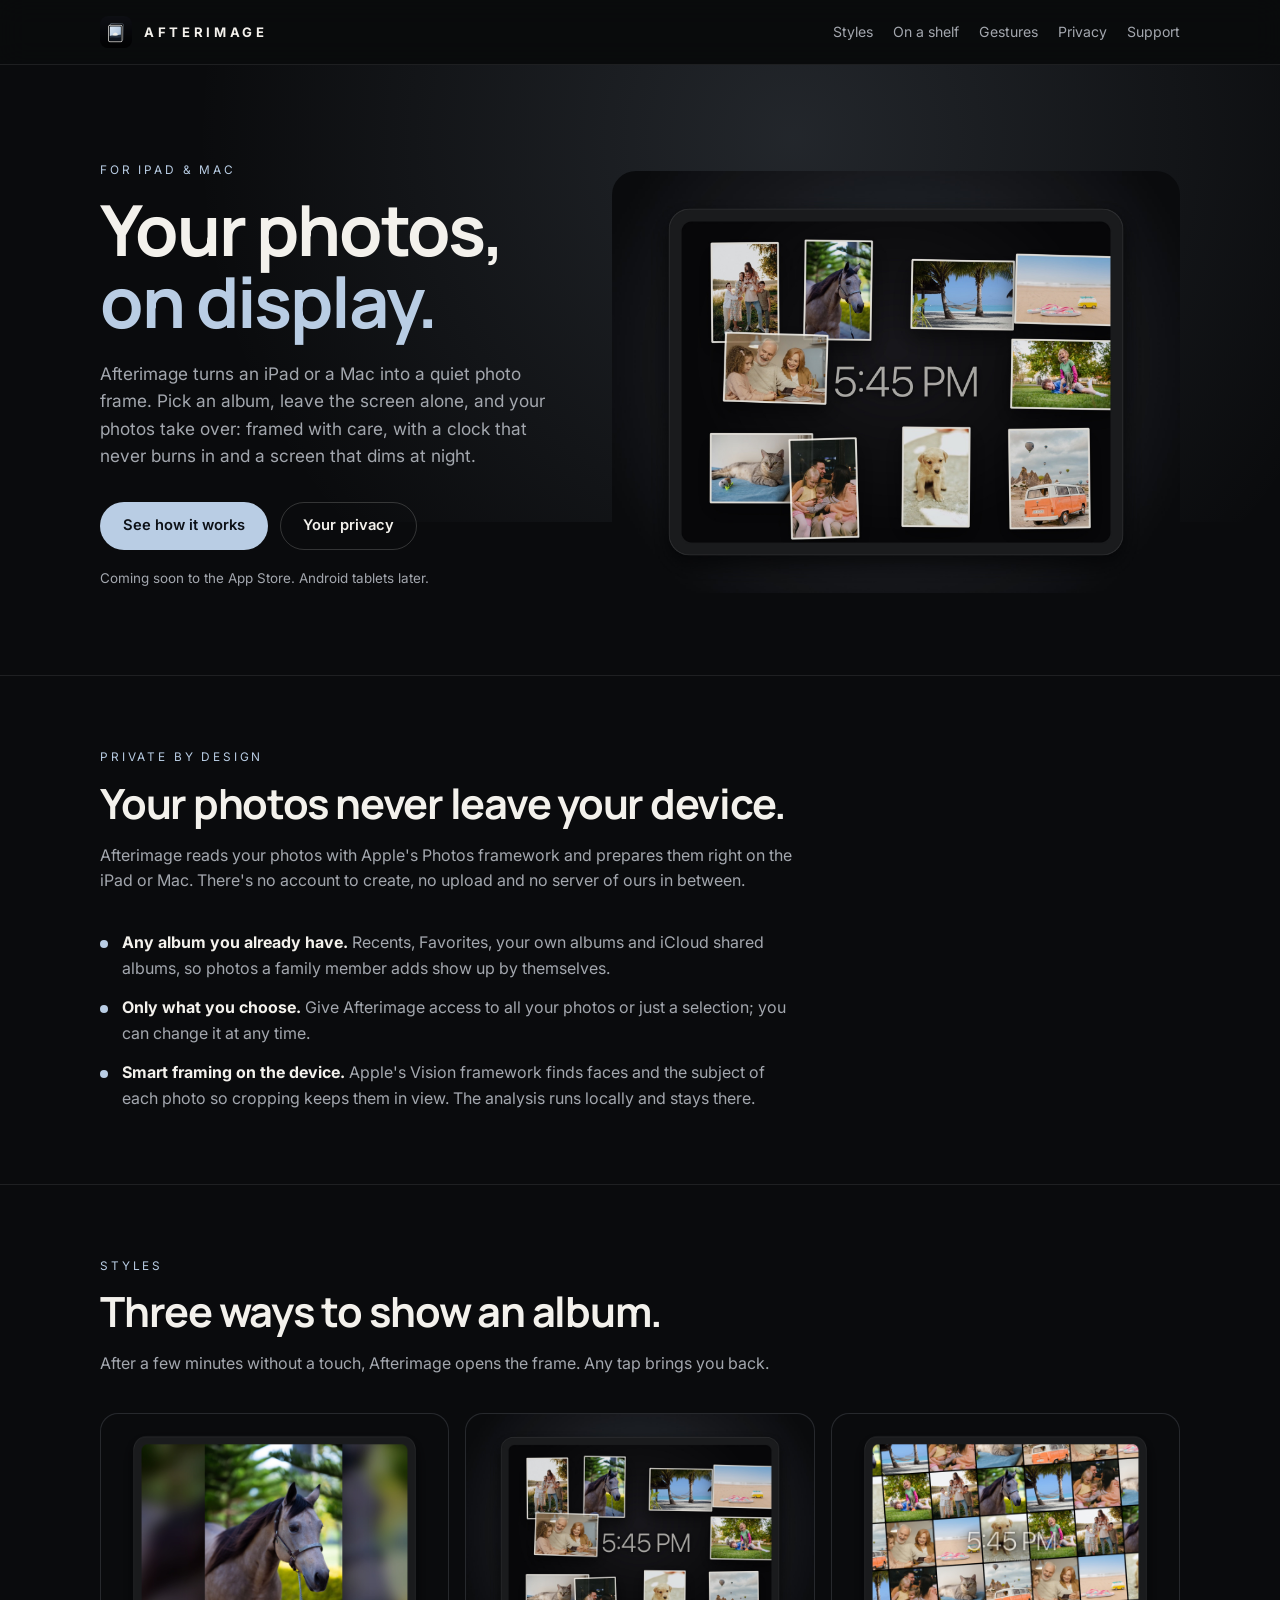
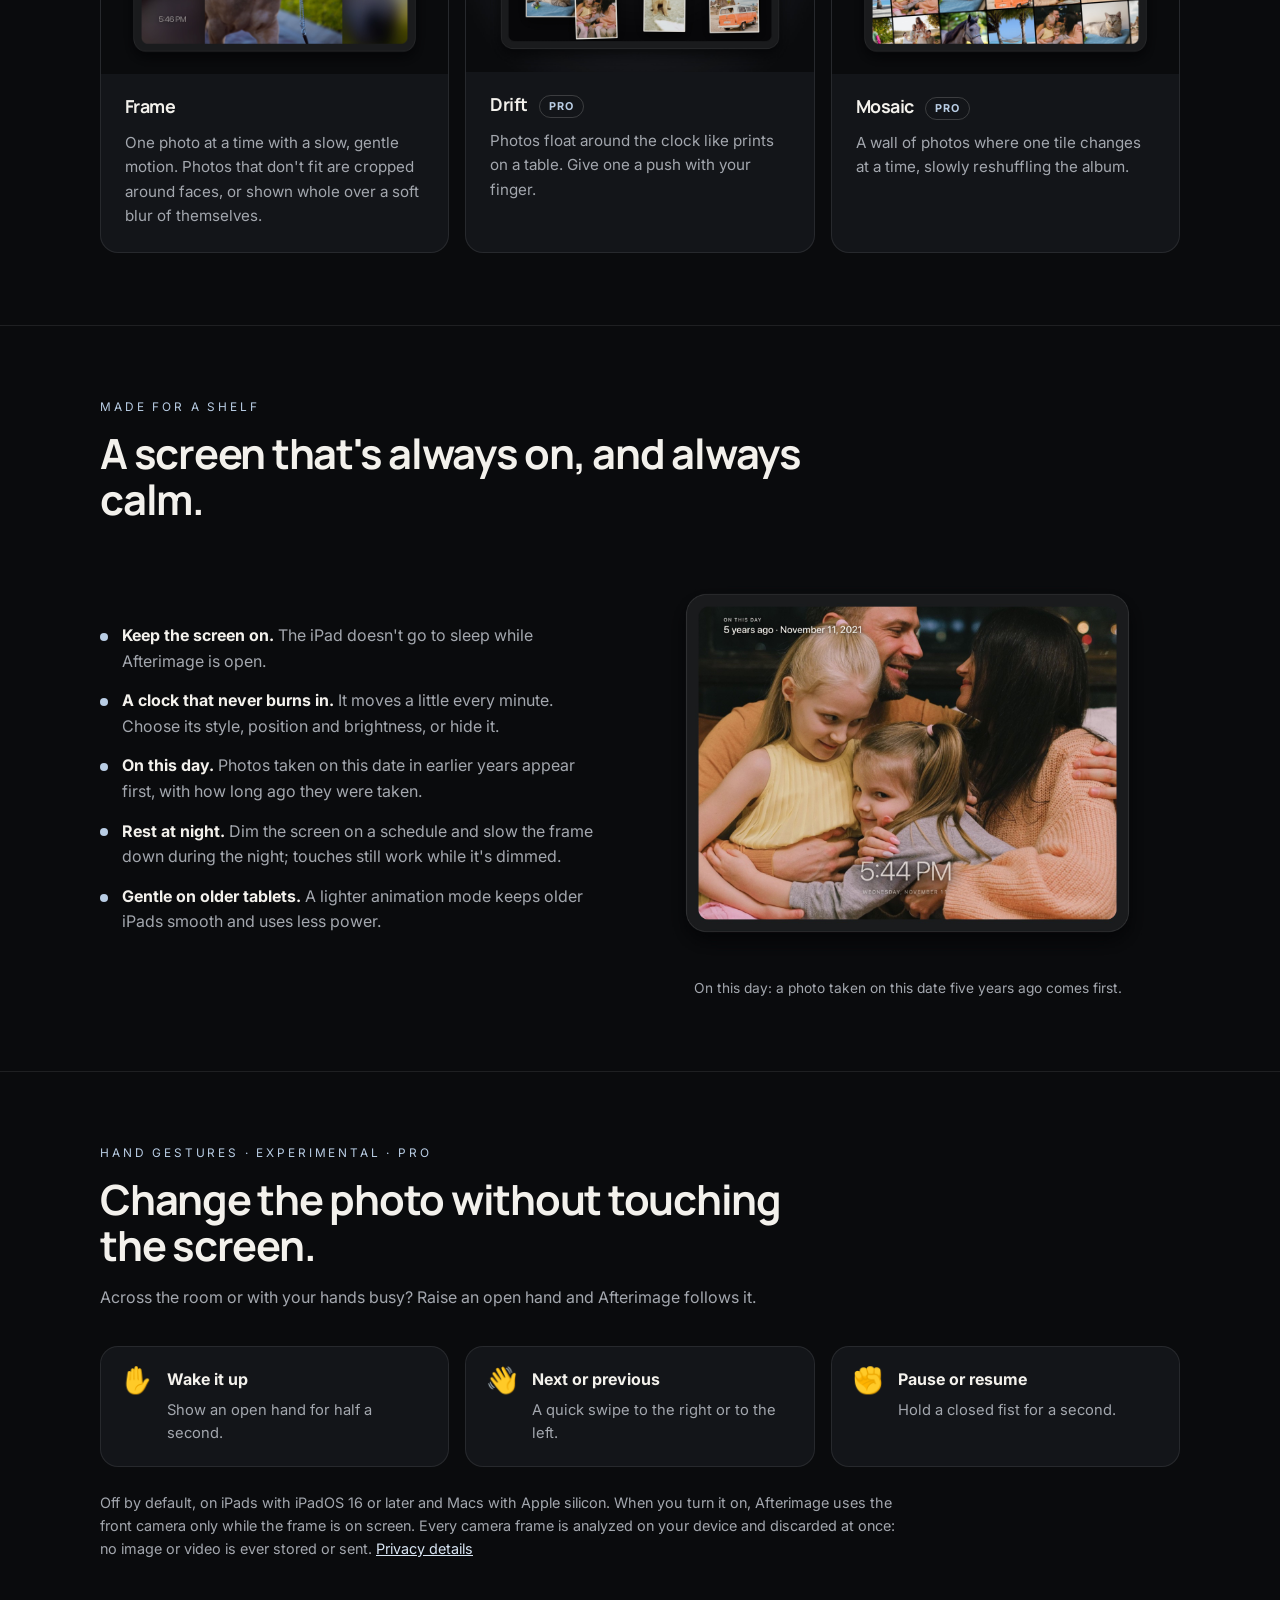
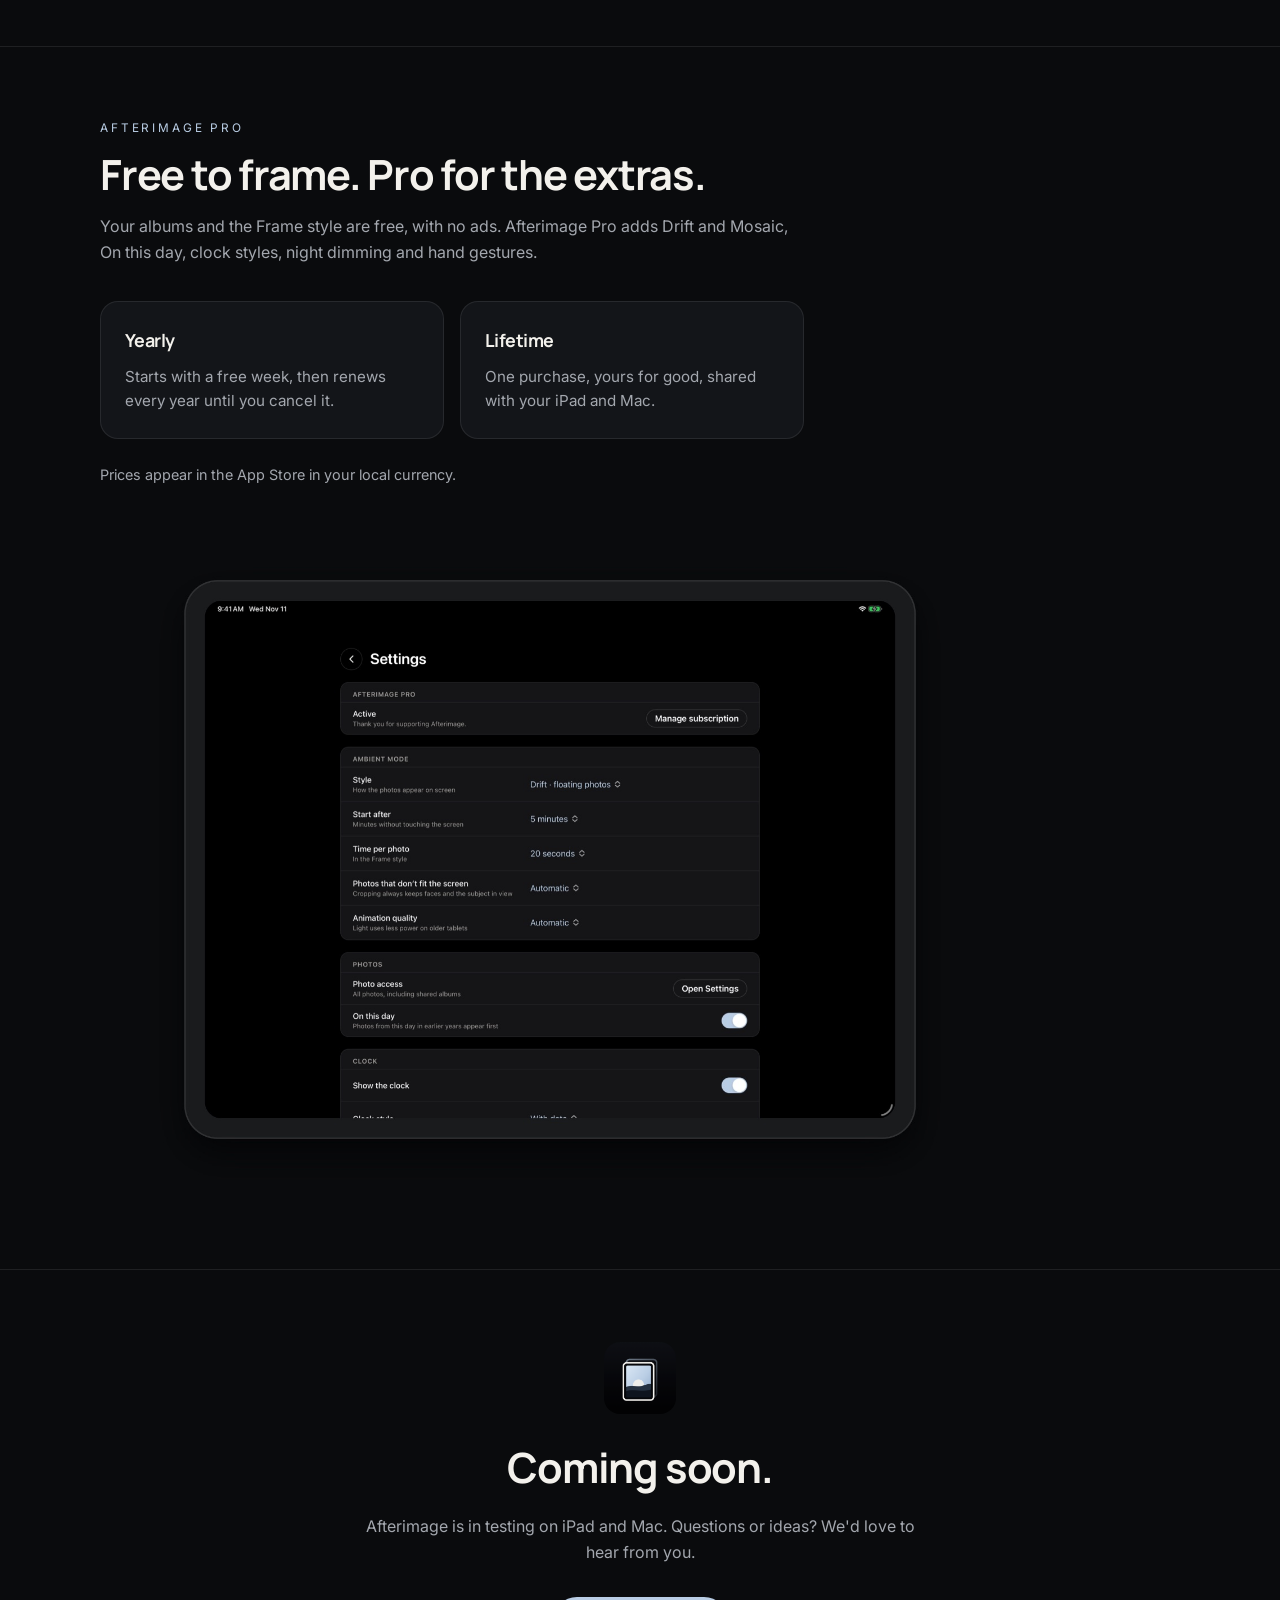
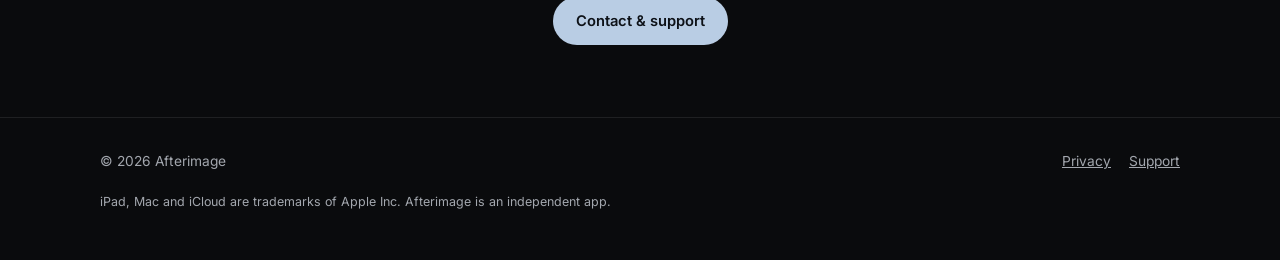
<file: index.html>
<!doctype html>
<html lang="en">
  <head>
    <meta charset="utf-8" />
    <meta name="viewport" content="width=device-width, initial-scale=1" />
    <title>Afterimage — Your photos, on display</title>
    <meta name="description" content="Afterimage turns an iPad or Mac into an ambient photo frame for your albums. Photos are read and framed on your device, never uploaded." />
    <meta property="og:title" content="Afterimage — Your photos, on display" />
    <meta property="og:description" content="An ambient photo frame for iPad and Mac. Your photos stay on your device." />
    <meta property="og:image" content="https://strangelovedr03.github.io/afterimage/assets/og-image.jpg" />
    <link rel="icon" href="assets/favicon.png" />
    <link rel="apple-touch-icon" href="assets/app-icon.png" />
    <link rel="preconnect" href="https://fonts.googleapis.com" />
    <link rel="preconnect" href="https://fonts.gstatic.com" crossorigin />
    <link href="https://fonts.googleapis.com/css2?family=Inter:wght@400;500;600&family=Manrope:wght@600;700;800&display=swap" rel="stylesheet" />
    <link rel="stylesheet" href="assets/styles.css?v=2" />
  </head>
  <body>
    <header class="site-header">
      <div class="wrap">
        <a class="brand" href="./"><img src="assets/app-icon.png" alt="" /><span>AFTERIMAGE</span></a>
        <nav class="site-nav" aria-label="Main">
          <a href="./#styles">Styles</a>
          <a href="./#frame">On a shelf</a>
          <a href="./#gestures">Gestures</a>
          <a href="privacy.html">Privacy</a>
          <a href="support.html">Support</a>
        </nav>
      </div>
    </header>

    <main>
      <section class="hero">
        <div class="wrap">
          <div>
            <p class="eyebrow">For iPad &amp; Mac</p>
            <h1>Your photos,<br /><em>on display.</em></h1>
            <p class="lead">
              Afterimage turns an iPad or a Mac into a quiet photo frame. Pick an album, leave the screen alone, and your
              photos take over: framed with care, with a clock that never burns in and a screen that dims at night.
            </p>
            <div class="cta-row">
              <a class="button primary" href="#styles">See how it works</a>
              <a class="button" href="privacy.html">Your privacy</a>
            </div>
            <p class="availability">Coming soon to the App Store. Android tablets later.</p>
          </div>
          <img class="hero-shot" src="assets/shots/hero-drift.jpg" alt="Afterimage on an iPad in the Drift style: family photos, pets and travels floating around a large clock" width="1800" height="1340" />
        </div>
      </section>

      <section id="private">
        <div class="wrap">
          <div class="section-head">
            <p class="eyebrow">Private by design</p>
            <h2>Your photos never leave your device.</h2>
            <p>
              Afterimage reads your photos with Apple's Photos framework and prepares them right on the iPad or Mac. There's no
              account to create, no upload and no server of ours in between.
            </p>
          </div>
          <ul class="points">
            <li><strong>Any album you already have.</strong> Recents, Favorites, your own albums and iCloud shared albums, so photos a family member adds show up by themselves.</li>
            <li><strong>Only what you choose.</strong> Give Afterimage access to all your photos or just a selection; you can change it at any time.</li>
            <li><strong>Smart framing on the device.</strong> Apple's Vision framework finds faces and the subject of each photo so cropping keeps them in view. The analysis runs locally and stays there.</li>
          </ul>
        </div>
      </section>

      <section id="styles">
        <div class="wrap">
          <div class="section-head">
            <p class="eyebrow">Styles</p>
            <h2>Three ways to show an album.</h2>
            <p>After a few minutes without a touch, Afterimage opens the frame. Any tap brings you back.</p>
          </div>
          <div class="cards">
            <article class="card">
              <img class="card-shot" src="assets/shots/frame-whole.jpg" alt="The Frame style showing a portrait photo of a horse whole, over a soft blur of itself" width="1600" height="1200" loading="lazy" />
              <h3>Frame</h3>
              <p>One photo at a time with a slow, gentle motion. Photos that don't fit are cropped around faces, or shown whole over a soft blur of themselves.</p>
            </article>
            <article class="card">
              <img class="card-shot" src="assets/shots/hero-drift.jpg" alt="The Drift style: photos floating around the clock" width="1800" height="1340" loading="lazy" />
              <h3>Drift <span class="tag">PRO</span></h3>
              <p>Photos float around the clock like prints on a table. Give one a push with your finger.</p>
            </article>
            <article class="card">
              <img class="card-shot" src="assets/shots/mosaic.jpg" alt="The Mosaic style: a tilted wall of photos with the clock in the middle" width="1600" height="1200" loading="lazy" />
              <h3>Mosaic <span class="tag">PRO</span></h3>
              <p>A wall of photos where one tile changes at a time, slowly reshuffling the album.</p>
            </article>
          </div>
        </div>
      </section>

      <section id="frame">
        <div class="wrap">
          <div class="section-head">
            <p class="eyebrow">Made for a shelf</p>
            <h2>A screen that's always on, and always calm.</h2>
          </div>
          <div class="split">
          <ul class="points">
            <li><strong>Keep the screen on.</strong> The iPad doesn't go to sleep while Afterimage is open.</li>
            <li><strong>A clock that never burns in.</strong> It moves a little every minute. Choose its style, position and brightness, or hide it.</li>
            <li><strong>On this day.</strong> Photos taken on this date in earlier years appear first, with how long ago they were taken.</li>
            <li><strong>Rest at night.</strong> Dim the screen on a schedule and slow the frame down during the night; touches still work while it's dimmed.</li>
            <li><strong>Gentle on older tablets.</strong> A lighter animation mode keeps older iPads smooth and uses less power.</li>
          </ul>
          <figure class="shot">
            <img src="assets/shots/frame-on-this-day.jpg" alt="On this day in the Frame style: a family photo from five years ago today, with the date and a clock" width="1600" height="1200" loading="lazy" />
            <figcaption>On this day: a photo taken on this date five years ago comes first.</figcaption>
          </figure>
          </div>
        </div>
      </section>

      <section id="gestures">
        <div class="wrap">
          <div class="section-head">
            <p class="eyebrow">Hand gestures · Experimental · Pro</p>
            <h2>Change the photo without touching the screen.</h2>
            <p>Across the room or with your hands busy? Raise an open hand and Afterimage follows it.</p>
          </div>
          <ol class="gestures">
            <li><span class="hand" aria-hidden="true">✋</span><div><strong>Wake it up</strong><p>Show an open hand for half a second.</p></div></li>
            <li><span class="hand" aria-hidden="true">👋</span><div><strong>Next or previous</strong><p>A quick swipe to the right or to the left.</p></div></li>
            <li><span class="hand" aria-hidden="true">✊</span><div><strong>Pause or resume</strong><p>Hold a closed fist for a second.</p></div></li>
          </ol>
          <p class="note">
            Off by default, on iPads with iPadOS 16 or later and Macs with Apple silicon. When you turn it on, Afterimage uses
            the front camera only while the frame is on screen. Every camera frame is analyzed on your device and discarded at
            once: no image or video is ever stored or sent. <a href="privacy.html#gestures">Privacy details</a>
          </p>
        </div>
      </section>

      <section id="pro">
        <div class="wrap">
          <div class="section-head">
            <p class="eyebrow">Afterimage Pro</p>
            <h2>Free to frame. Pro for the extras.</h2>
            <p>
              Your albums and the Frame style are free, with no ads. Afterimage Pro adds Drift and Mosaic, On this day, clock
              styles, night dimming and hand gestures.
            </p>
          </div>
          <div class="plans">
            <article class="card"><h3>Yearly</h3><p>Starts with a free week, then renews every year until you cancel it.</p></article>
            <article class="card"><h3>Lifetime</h3><p>One purchase, yours for good, shared with your iPad and Mac.</p></article>
          </div>
          <p class="note">Prices appear in the App Store in your local currency.</p>
          <figure class="shot wide">
            <img src="assets/shots/settings.jpg" alt="Afterimage settings: style, start time, time per photo, framing, On this day and the clock" width="1600" height="1200" loading="lazy" />
          </figure>
        </div>
      </section>

      <section class="cta-final">
        <div class="wrap">
          <img src="assets/app-icon.png" alt="" />
          <h2>Coming soon.</h2>
          <p>Afterimage is in testing on iPad and Mac. Questions or ideas? We'd love to hear from you.</p>
          <div class="cta-row" style="justify-content: center">
            <a class="button primary" href="support.html">Contact &amp; support</a>
          </div>
        </div>
      </section>
    </main>

    <footer class="site-footer">
      <div class="wrap">
        <span>© 2026 Afterimage</span>
        <nav aria-label="Footer">
          <a href="privacy.html">Privacy</a>
          <a href="support.html">Support</a>
        </nav>
        <p class="legal-note">iPad, Mac and iCloud are trademarks of Apple Inc. Afterimage is an independent app.</p>
      </div>
    </footer>
  </body>
</html>
</file>
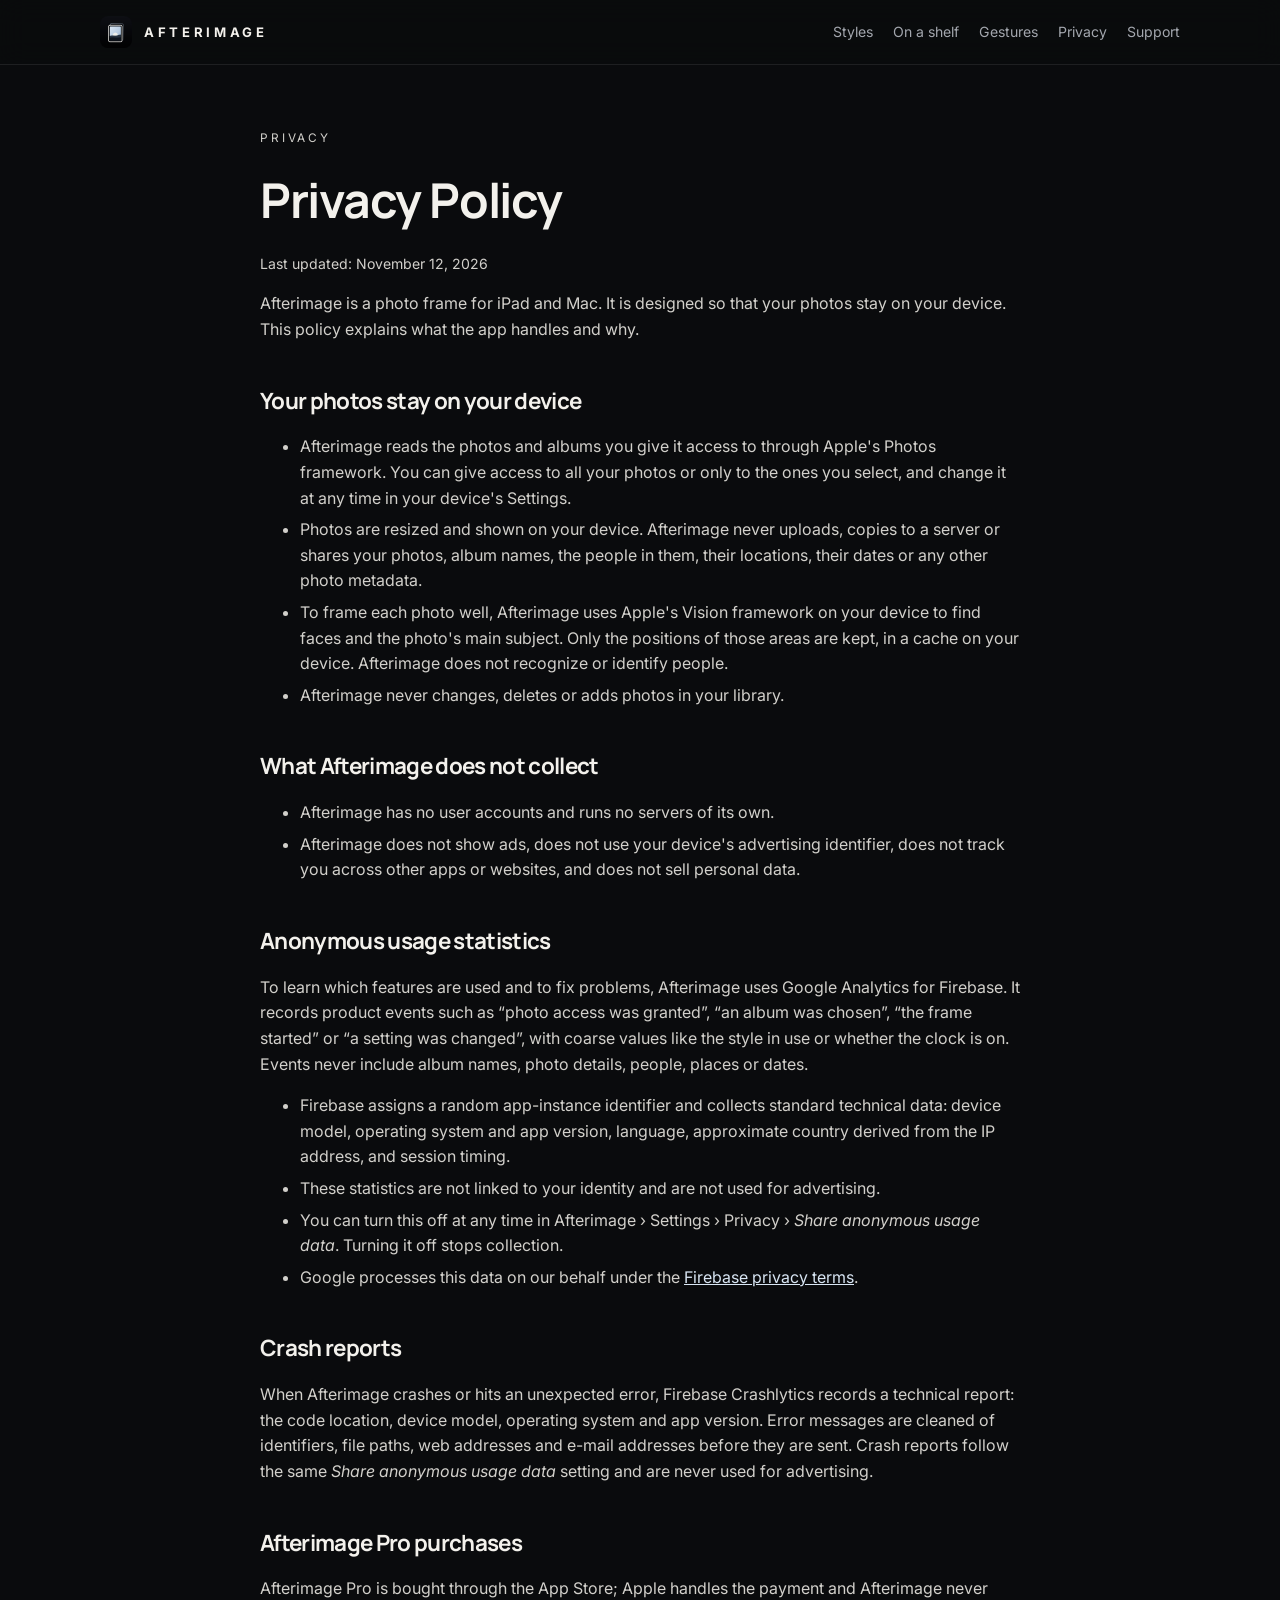
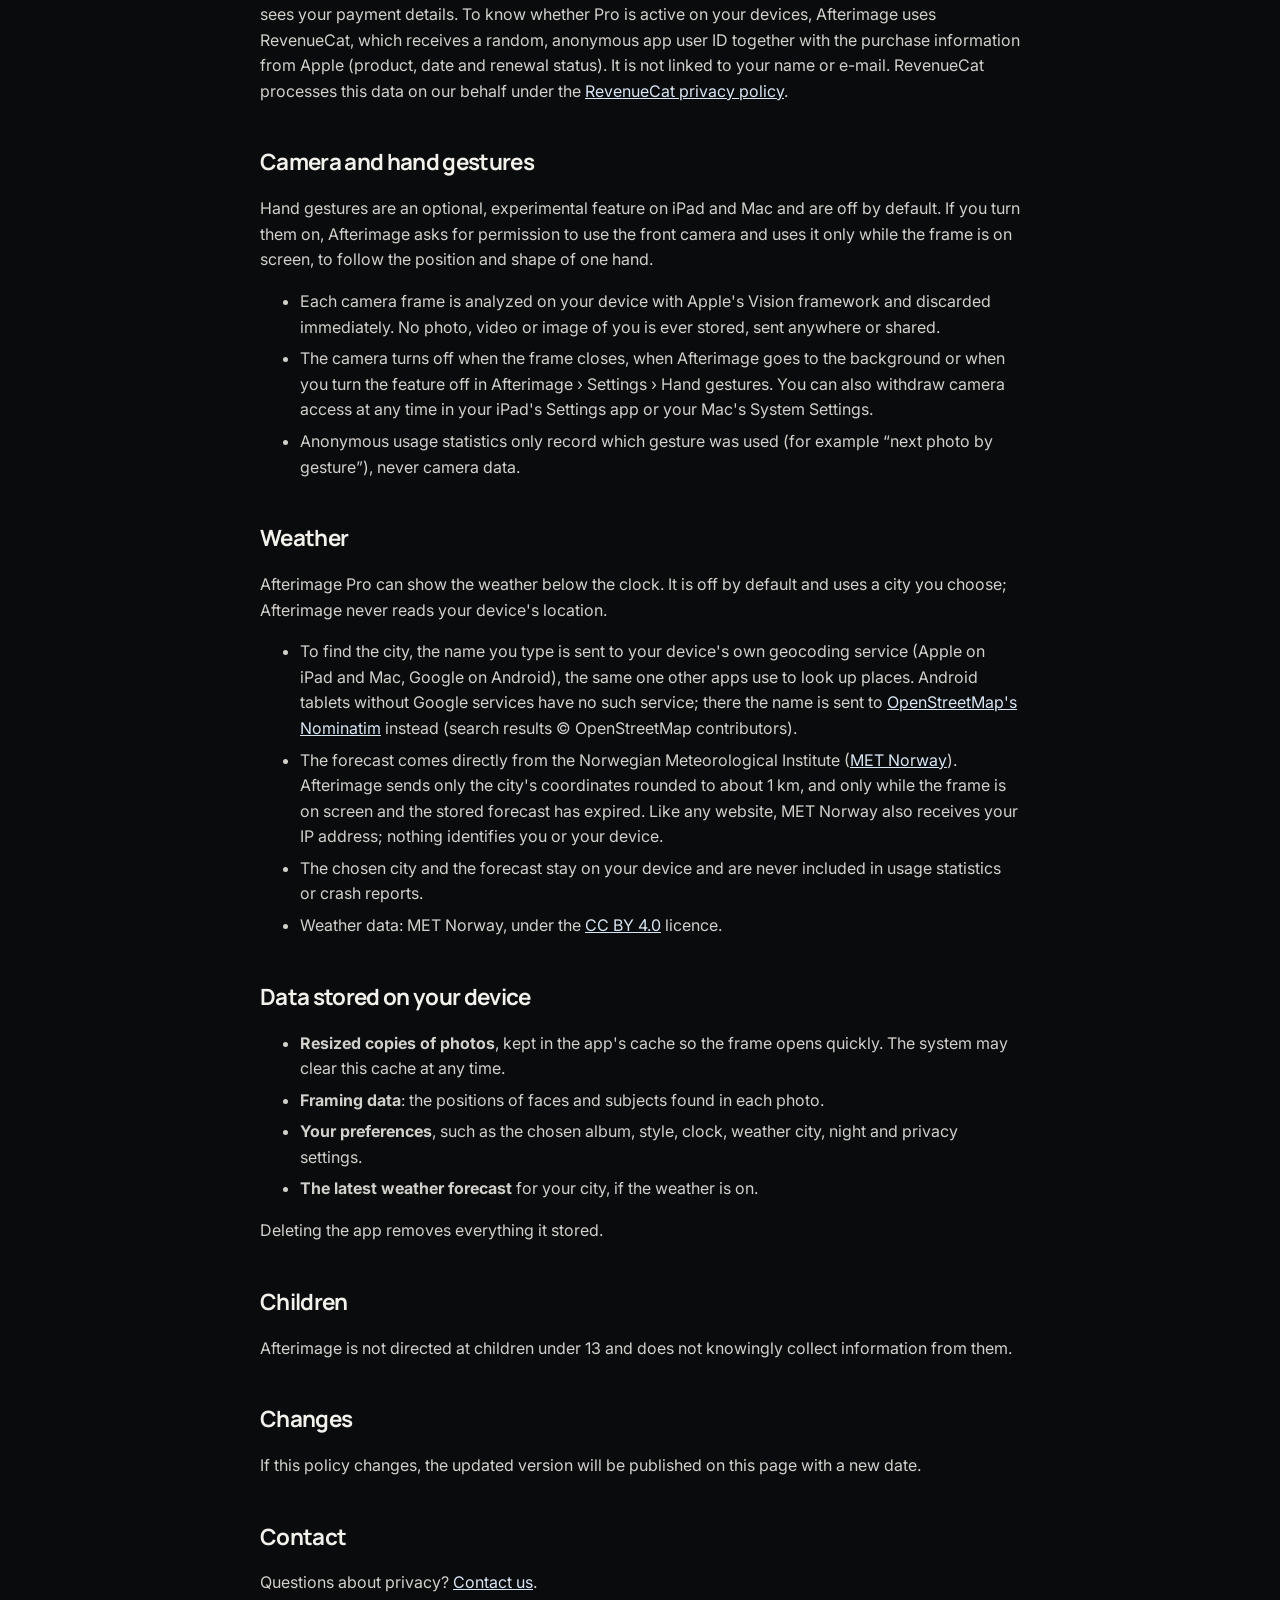
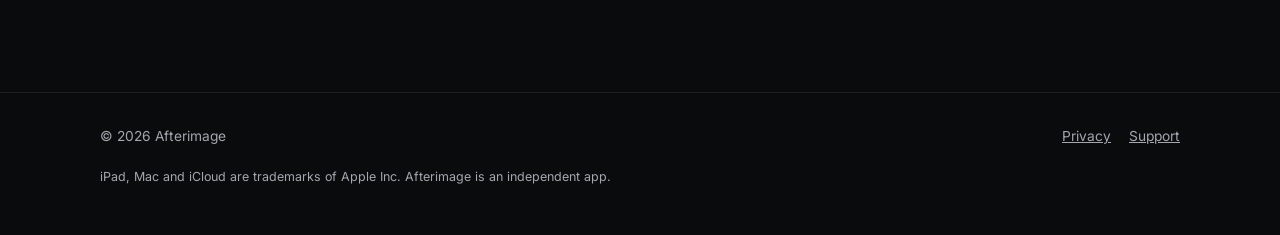
<file: privacy.html>
<!doctype html>
<html lang="en">
  <head>
    <meta charset="utf-8" />
    <meta name="viewport" content="width=device-width, initial-scale=1" />
    <title>Privacy Policy — Afterimage</title>
    <meta name="description" content="How Afterimage handles your data: photos stay on your device, no accounts, no advertising tracking, optional anonymous usage statistics." />
    <meta property="og:title" content="Afterimage — Your photos, on display" />
    <meta property="og:description" content="An ambient photo frame for iPad and Mac. Your photos stay on your device." />
    <meta property="og:image" content="https://strangelovedr03.github.io/afterimage/assets/og-image.jpg" />
    <link rel="icon" href="assets/favicon.png" />
    <link rel="apple-touch-icon" href="assets/app-icon.png" />
    <link rel="preconnect" href="https://fonts.googleapis.com" />
    <link rel="preconnect" href="https://fonts.gstatic.com" crossorigin />
    <link href="https://fonts.googleapis.com/css2?family=Inter:wght@400;500;600&family=Manrope:wght@600;700;800&display=swap" rel="stylesheet" />
    <link rel="stylesheet" href="assets/styles.css?v=2" />
  </head>
  <body>
    <header class="site-header">
      <div class="wrap">
        <a class="brand" href="./"><img src="assets/app-icon.png" alt="" /><span>AFTERIMAGE</span></a>
        <nav class="site-nav" aria-label="Main">
          <a href="./#styles">Styles</a>
          <a href="./#frame">On a shelf</a>
          <a href="./#gestures">Gestures</a>
          <a href="privacy.html">Privacy</a>
          <a href="support.html">Support</a>
        </nav>
      </div>
    </header>

    <main class="doc">
      <div class="wrap">
        <p class="eyebrow">Privacy</p>
        <h1>Privacy Policy</h1>
        <p class="updated">Last updated: November 12, 2026</p>
        <p>
          Afterimage is a photo frame for iPad and Mac. It is designed so that your photos stay on your device. This policy
          explains what the app handles and why.
        </p>

        <h2>Your photos stay on your device</h2>
        <ul>
          <li>Afterimage reads the photos and albums you give it access to through Apple's Photos framework. You can give access to all your photos or only to the ones you select, and change it at any time in your device's Settings.</li>
          <li>Photos are resized and shown on your device. Afterimage never uploads, copies to a server or shares your photos, album names, the people in them, their locations, their dates or any other photo metadata.</li>
          <li>To frame each photo well, Afterimage uses Apple's Vision framework on your device to find faces and the photo's main subject. Only the positions of those areas are kept, in a cache on your device. Afterimage does not recognize or identify people.</li>
          <li>Afterimage never changes, deletes or adds photos in your library.</li>
        </ul>

        <h2>What Afterimage does not collect</h2>
        <ul>
          <li>Afterimage has no user accounts and runs no servers of its own.</li>
          <li>Afterimage does not show ads, does not use your device's advertising identifier, does not track you across other apps or websites, and does not sell personal data.</li>
        </ul>

        <h2 id="analytics">Anonymous usage statistics</h2>
        <p>
          To learn which features are used and to fix problems, Afterimage uses Google Analytics for Firebase. It records
          product events such as “photo access was granted”, “an album was chosen”, “the frame started” or “a setting was
          changed”, with coarse values like the style in use or whether the clock is on. Events never include album names,
          photo details, people, places or dates.
        </p>
        <ul>
          <li>Firebase assigns a random app-instance identifier and collects standard technical data: device model, operating system and app version, language, approximate country derived from the IP address, and session timing.</li>
          <li>These statistics are not linked to your identity and are not used for advertising.</li>
          <li>You can turn this off at any time in Afterimage › Settings › Privacy › <em>Share anonymous usage data</em>. Turning it off stops collection.</li>
          <li>Google processes this data on our behalf under the <a href="https://firebase.google.com/support/privacy">Firebase privacy terms</a>.</li>
        </ul>

        <h2 id="crashes">Crash reports</h2>
        <p>
          When Afterimage crashes or hits an unexpected error, Firebase Crashlytics records a technical report: the code
          location, device model, operating system and app version. Error messages are cleaned of identifiers, file paths,
          web addresses and e-mail addresses before they are sent. Crash reports follow the same <em>Share anonymous usage
          data</em> setting and are never used for advertising.
        </p>

        <h2 id="pro">Afterimage Pro purchases</h2>
        <p>
          Afterimage Pro is bought through the App Store; Apple handles the payment and Afterimage never sees your payment
          details. To know whether Pro is active on your devices, Afterimage uses RevenueCat, which receives a random,
          anonymous app user ID together with the purchase information from Apple (product, date and renewal status). It is
          not linked to your name or e-mail. RevenueCat processes this data on our behalf under the
          <a href="https://www.revenuecat.com/privacy/">RevenueCat privacy policy</a>.
        </p>

        <h2 id="gestures">Camera and hand gestures</h2>
        <p>
          Hand gestures are an optional, experimental feature on iPad and Mac and are off by default. If you turn them on,
          Afterimage asks for permission to use the front camera and uses it only while the frame is on screen, to follow the
          position and shape of one hand.
        </p>
        <ul>
          <li>Each camera frame is analyzed on your device with Apple's Vision framework and discarded immediately. No photo, video or image of you is ever stored, sent anywhere or shared.</li>
          <li>The camera turns off when the frame closes, when Afterimage goes to the background or when you turn the feature off in Afterimage › Settings › Hand gestures. You can also withdraw camera access at any time in your iPad's Settings app or your Mac's System Settings.</li>
          <li>Anonymous usage statistics only record which gesture was used (for example “next photo by gesture”), never camera data.</li>
        </ul>

        <h2 id="weather">Weather</h2>
        <p>
          Afterimage Pro can show the weather below the clock. It is off by default and uses a city you choose; Afterimage
          never reads your device's location.
        </p>
        <ul>
          <li>To find the city, the name you type is sent to your device's own geocoding service (Apple on iPad and Mac, Google on Android), the same one other apps use to look up places. Android tablets without Google services have no such service; there the name is sent to <a href="https://nominatim.org/">OpenStreetMap's Nominatim</a> instead (search results © OpenStreetMap contributors).</li>
          <li>The forecast comes directly from the Norwegian Meteorological Institute (<a href="https://api.met.no/">MET Norway</a>). Afterimage sends only the city's coordinates rounded to about 1 km, and only while the frame is on screen and the stored forecast has expired. Like any website, MET Norway also receives your IP address; nothing identifies you or your device.</li>
          <li>The chosen city and the forecast stay on your device and are never included in usage statistics or crash reports.</li>
          <li>Weather data: MET Norway, under the <a href="https://creativecommons.org/licenses/by/4.0/">CC BY 4.0</a> licence.</li>
        </ul>

        <h2>Data stored on your device</h2>
        <ul>
          <li><strong>Resized copies of photos</strong>, kept in the app's cache so the frame opens quickly. The system may clear this cache at any time.</li>
          <li><strong>Framing data</strong>: the positions of faces and subjects found in each photo.</li>
          <li><strong>Your preferences</strong>, such as the chosen album, style, clock, weather city, night and privacy settings.</li>
          <li><strong>The latest weather forecast</strong> for your city, if the weather is on.</li>
        </ul>
        <p>Deleting the app removes everything it stored.</p>

        <h2>Children</h2>
        <p>Afterimage is not directed at children under 13 and does not knowingly collect information from them.</p>

        <h2>Changes</h2>
        <p>If this policy changes, the updated version will be published on this page with a new date.</p>

        <h2>Contact</h2>
        <p>Questions about privacy? <a href="support.html">Contact us</a>.</p>
      </div>
    </main>

    <footer class="site-footer">
      <div class="wrap">
        <span>© 2026 Afterimage</span>
        <nav aria-label="Footer">
          <a href="privacy.html">Privacy</a>
          <a href="support.html">Support</a>
        </nav>
        <p class="legal-note">iPad, Mac and iCloud are trademarks of Apple Inc. Afterimage is an independent app.</p>
      </div>
    </footer>
  </body>
</html>
</file>
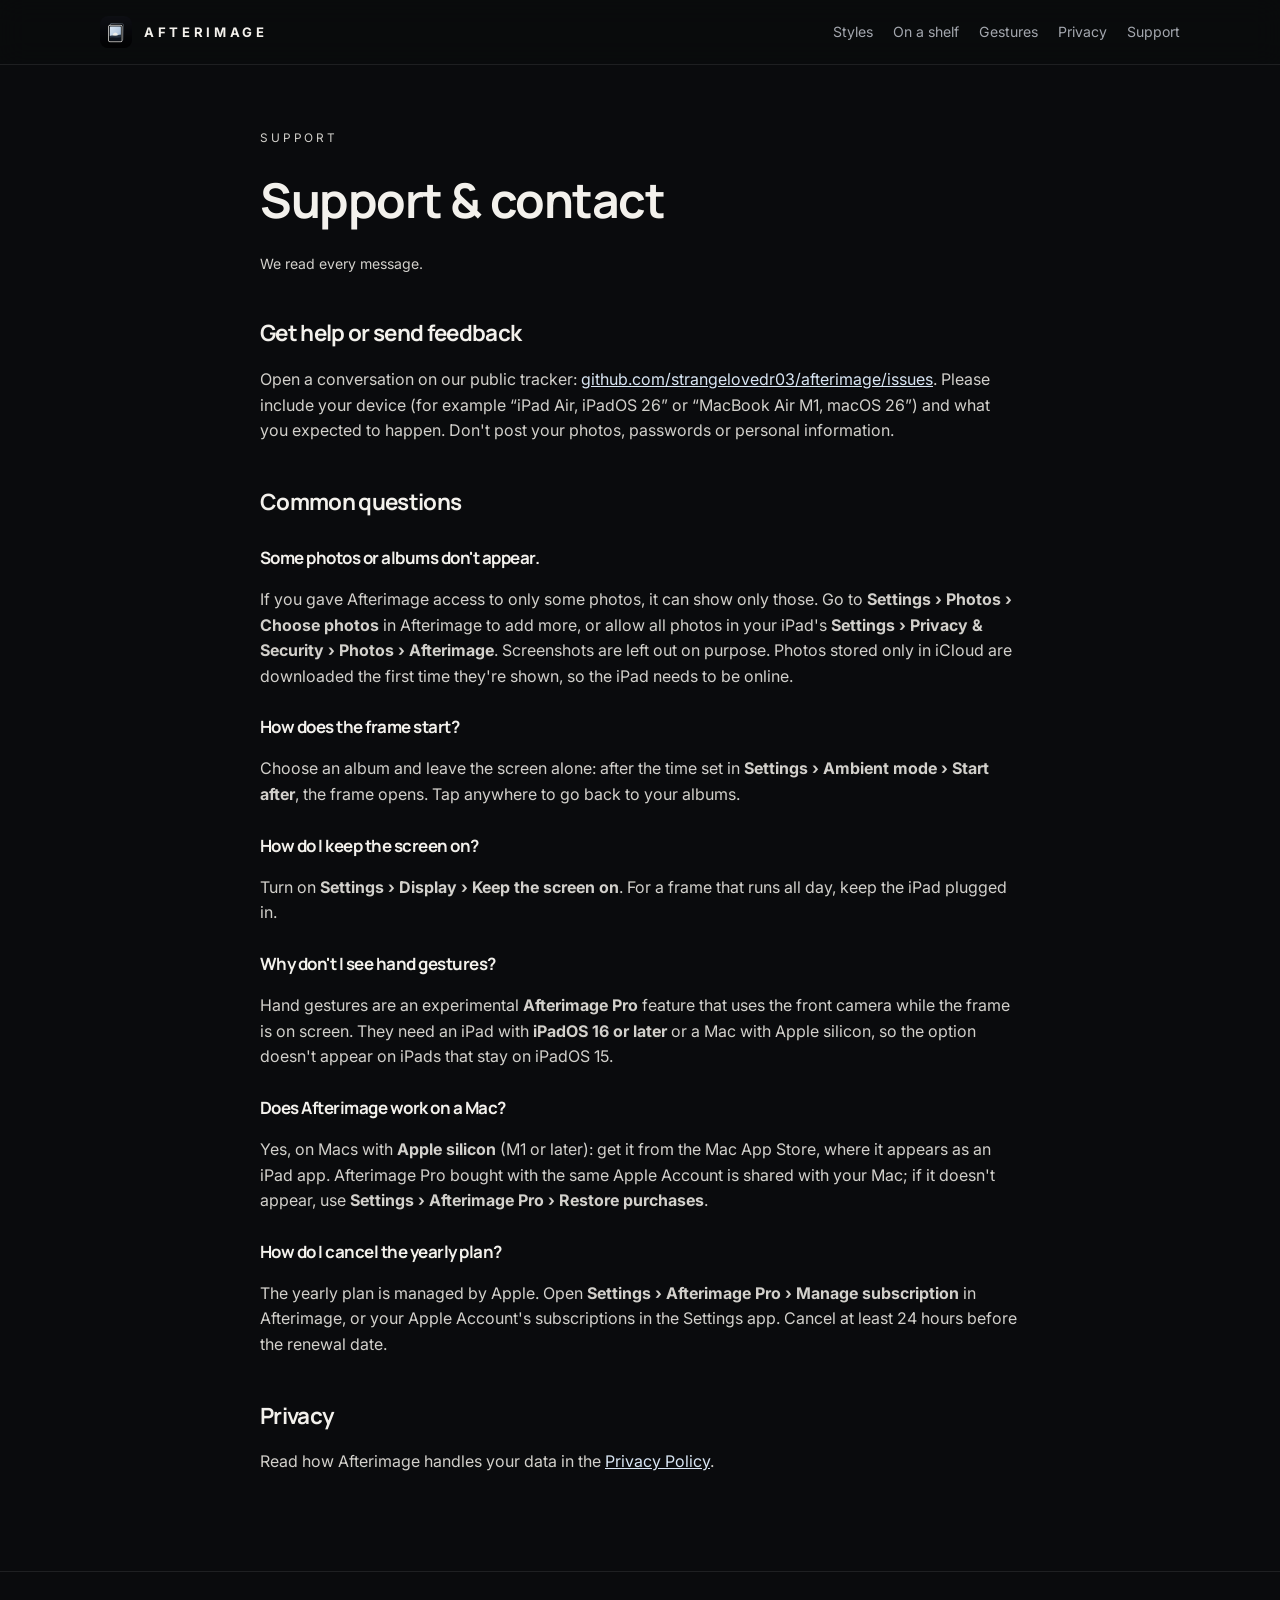
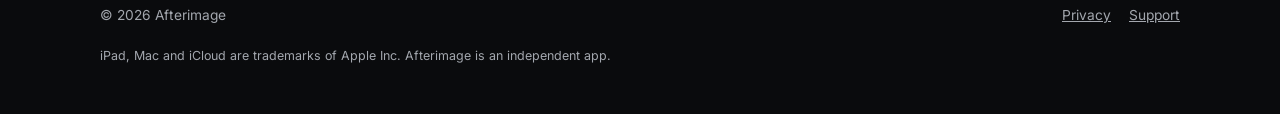
<file: support.html>
<!doctype html>
<html lang="en">
  <head>
    <meta charset="utf-8" />
    <meta name="viewport" content="width=device-width, initial-scale=1" />
    <title>Support — Afterimage</title>
    <meta name="description" content="Help, frequently asked questions and contact for Afterimage, the ambient photo frame for iPad and Mac." />
    <meta property="og:title" content="Afterimage — Your photos, on display" />
    <meta property="og:description" content="An ambient photo frame for iPad and Mac. Your photos stay on your device." />
    <meta property="og:image" content="https://strangelovedr03.github.io/afterimage/assets/og-image.jpg" />
    <link rel="icon" href="assets/favicon.png" />
    <link rel="apple-touch-icon" href="assets/app-icon.png" />
    <link rel="preconnect" href="https://fonts.googleapis.com" />
    <link rel="preconnect" href="https://fonts.gstatic.com" crossorigin />
    <link href="https://fonts.googleapis.com/css2?family=Inter:wght@400;500;600&family=Manrope:wght@600;700;800&display=swap" rel="stylesheet" />
    <link rel="stylesheet" href="assets/styles.css?v=2" />
  </head>
  <body>
    <header class="site-header">
      <div class="wrap">
        <a class="brand" href="./"><img src="assets/app-icon.png" alt="" /><span>AFTERIMAGE</span></a>
        <nav class="site-nav" aria-label="Main">
          <a href="./#styles">Styles</a>
          <a href="./#frame">On a shelf</a>
          <a href="./#gestures">Gestures</a>
          <a href="privacy.html">Privacy</a>
          <a href="support.html">Support</a>
        </nav>
      </div>
    </header>

    <main class="doc">
      <div class="wrap">
        <p class="eyebrow">Support</p>
        <h1>Support &amp; contact</h1>
        <p class="updated">We read every message.</p>

        <h2>Get help or send feedback</h2>
        <p>
          Open a conversation on our public tracker:
          <a href="https://github.com/strangelovedr03/afterimage/issues/new" rel="noopener">github.com/strangelovedr03/afterimage/issues</a>.
          Please include your device (for example “iPad Air, iPadOS 26” or “MacBook Air M1, macOS 26”) and what you expected
          to happen. Don't post your photos, passwords or personal information.
        </p>

        <h2>Common questions</h2>
        <h3 id="albums">Some photos or albums don't appear.</h3>
        <p>
          If you gave Afterimage access to only some photos, it can show only those. Go to
          <strong>Settings › Photos › Choose photos</strong> in Afterimage to add more, or allow all photos in your iPad's
          <strong>Settings › Privacy &amp; Security › Photos › Afterimage</strong>. Screenshots are left out on purpose.
          Photos stored only in iCloud are downloaded the first time they're shown, so the iPad needs to be online.
        </p>
        <h3 id="start">How does the frame start?</h3>
        <p>
          Choose an album and leave the screen alone: after the time set in <strong>Settings › Ambient mode › Start
          after</strong>, the frame opens. Tap anywhere to go back to your albums.
        </p>
        <h3 id="screen">How do I keep the screen on?</h3>
        <p>Turn on <strong>Settings › Display › Keep the screen on</strong>. For a frame that runs all day, keep the iPad plugged in.</p>
        <h3 id="hand-gestures">Why don't I see hand gestures?</h3>
        <p>
          Hand gestures are an experimental <strong>Afterimage Pro</strong> feature that uses the front camera while the frame
          is on screen. They need an iPad with <strong>iPadOS 16 or later</strong> or a Mac with Apple silicon, so the option
          doesn't appear on iPads that stay on iPadOS 15.
        </p>
        <h3 id="mac">Does Afterimage work on a Mac?</h3>
        <p>
          Yes, on Macs with <strong>Apple silicon</strong> (M1 or later): get it from the Mac App Store, where it appears as
          an iPad app. Afterimage Pro bought with the same Apple Account is shared with your Mac; if it doesn't appear, use
          <strong>Settings › Afterimage Pro › Restore purchases</strong>.
        </p>
        <h3 id="cancel">How do I cancel the yearly plan?</h3>
        <p>
          The yearly plan is managed by Apple. Open <strong>Settings › Afterimage Pro › Manage subscription</strong> in
          Afterimage, or your Apple Account's subscriptions in the Settings app. Cancel at least 24 hours before the renewal date.
        </p>

        <h2>Privacy</h2>
        <p>Read how Afterimage handles your data in the <a href="privacy.html">Privacy Policy</a>.</p>
      </div>
    </main>

    <footer class="site-footer">
      <div class="wrap">
        <span>© 2026 Afterimage</span>
        <nav aria-label="Footer">
          <a href="privacy.html">Privacy</a>
          <a href="support.html">Support</a>
        </nav>
        <p class="legal-note">iPad, Mac and iCloud are trademarks of Apple Inc. Afterimage is an independent app.</p>
      </div>
    </footer>
  </body>
</html>
</file>
<file: assets/styles.css>
:root {
  --bg: #0a0b0d;
  --surface: #131519;
  --text: #f3f1ec;
  --muted: #a3a7ae;
  --accent: #b9cde4;
  --accent-strong: #d9e6f4;
  --line: rgb(243 241 236 / 9%);
  --line-strong: rgb(243 241 236 / 18%);
  --radius: 18px;
  --font-heading: 'Manrope', 'Inter', system-ui, sans-serif;
  --font-body: 'Inter', system-ui, -apple-system, 'Segoe UI', sans-serif;
  color-scheme: dark;
}
* { box-sizing: border-box; }
html { scroll-behavior: smooth; }
body {
  margin: 0;
  background: var(--bg);
  color: var(--text);
  font-family: var(--font-body);
  line-height: 1.6;
  -webkit-font-smoothing: antialiased;
}
a { color: var(--accent-strong); }
img { max-width: 100%; display: block; }
.wrap { width: min(1080px, calc(100% - 32px)); margin: 0 auto; }

.site-header {
  position: sticky; top: 0; z-index: 10;
  background: rgb(10 11 13 / 82%);
  backdrop-filter: blur(14px);
  border-bottom: 1px solid var(--line);
}
.site-header .wrap { display: flex; align-items: center; justify-content: space-between; gap: 16px; min-height: 64px; }
.brand { display: inline-flex; align-items: center; gap: 12px; color: var(--text); text-decoration: none; }
.brand img { width: 32px; height: 32px; border-radius: 8px; }
.brand span { font-weight: 700; letter-spacing: 0.28em; font-size: 0.82rem; }
.site-nav { display: flex; flex-wrap: wrap; gap: 6px 20px; }
.site-nav a { color: var(--muted); text-decoration: none; font-size: 0.88rem; }
.site-nav a:hover { color: var(--text); }

h1, h2, h3 { font-family: var(--font-heading); letter-spacing: -0.03em; margin: 0; }
.eyebrow { margin: 0 0 14px; color: var(--accent); font-size: 0.74rem; letter-spacing: 0.24em; text-transform: uppercase; }
.lead { margin: 22px 0 0; max-width: 36rem; color: var(--muted); font-size: 1.08rem; }

.hero { position: relative; overflow: hidden; padding: 96px 0 72px; }
.hero::before {
  content: ''; position: absolute; inset: -30% -10% auto; height: 640px;
  background: radial-gradient(circle at 60% 40%, rgb(185 205 228 / 14%), transparent 60%);
  pointer-events: none;
}
.hero .wrap { position: relative; display: grid; grid-template-columns: 0.9fr 1.1fr; gap: 48px; align-items: center; }
.hero h1 { font-size: clamp(2.5rem, 6vw, 4.4rem); line-height: 1.02; }
.hero h1 em { font-style: normal; color: var(--accent); }
.hero-icon { justify-self: center; width: min(320px, 70vw); border-radius: 22%; box-shadow: 0 40px 90px rgb(0 0 0 / 60%), 0 0 0 1px rgb(255 255 255 / 6%); }
.cta-row { display: flex; flex-wrap: wrap; gap: 12px; margin-top: 32px; }
.button {
  display: inline-flex; align-items: center; min-height: 48px; padding: 0 22px;
  border-radius: 99px; border: 1px solid var(--line-strong); color: var(--text);
  text-decoration: none; font-weight: 600; font-size: 0.92rem;
}
.button.primary { border-color: transparent; background: var(--accent); color: #0d1117; }
.availability { margin-top: 18px; color: var(--muted); font-size: 0.84rem; }

section { padding: 72px 0; border-top: 1px solid var(--line); }
.hero { border-top: 0; }
.section-head { max-width: 44rem; margin-bottom: 36px; }
.section-head h2 { font-size: clamp(1.8rem, 4vw, 2.6rem); line-height: 1.1; }
.section-head p:not(.eyebrow) { color: var(--muted); margin: 16px 0 0; }

.cards { display: grid; grid-template-columns: repeat(3, 1fr); gap: 16px; }
.card { padding: 24px; border-radius: var(--radius); background: var(--surface); border: 1px solid var(--line); }
.card h3 { font-size: 1.12rem; }
.card p { margin: 10px 0 0; color: var(--muted); font-size: 0.95rem; }
.tag { display: inline-block; margin-left: 8px; padding: 2px 9px; border-radius: 99px; border: 1px solid var(--line-strong); color: var(--accent); font-family: var(--font-body); font-size: 0.68rem; letter-spacing: 0.08em; vertical-align: middle; }

.points { margin: 0; padding: 0; list-style: none; display: grid; gap: 14px; max-width: 44rem; }
.points li { padding-left: 22px; position: relative; color: var(--muted); }
.points li::before { content: ''; position: absolute; left: 0; top: 0.62em; width: 8px; height: 8px; border-radius: 50%; background: var(--accent); }
.points strong { color: var(--text); }

.gestures { margin: 0; padding: 0; list-style: none; display: grid; grid-template-columns: repeat(3, 1fr); gap: 16px; }
.gestures li { display: flex; gap: 14px; padding: 20px; border-radius: var(--radius); background: var(--surface); border: 1px solid var(--line); }
.gestures .hand { font-size: 1.6rem; line-height: 1; }
.gestures p { margin: 6px 0 0; color: var(--muted); font-size: 0.92rem; }
.note { margin-top: 24px; color: var(--muted); font-size: 0.9rem; max-width: 50rem; }

.plans { display: grid; grid-template-columns: repeat(2, 1fr); gap: 16px; max-width: 44rem; }

.cta-final { text-align: center; }
.cta-final img { width: 72px; margin: 0 auto 20px; border-radius: 16px; }
.cta-final h2 { font-size: clamp(1.8rem, 4vw, 2.6rem); }
.cta-final p { color: var(--muted); max-width: 36rem; margin: 14px auto 0; }

.doc { padding: 64px 0 80px; }
.doc .wrap { max-width: 760px; }
.doc h1 { font-size: clamp(2rem, 5vw, 3rem); }
.doc h2 { margin-top: 40px; font-size: 1.4rem; }
.doc h3 { margin-top: 24px; font-size: 1.06rem; }
.doc p, .doc li { color: #d2d0cb; }
.doc li { margin: 6px 0; }
.updated { color: var(--muted); font-size: 0.88rem; }

.site-footer { border-top: 1px solid var(--line); padding: 32px 0 48px; color: var(--muted); font-size: 0.86rem; }
.site-footer .wrap { display: flex; flex-wrap: wrap; justify-content: space-between; gap: 12px 24px; }
.site-footer nav { display: flex; gap: 18px; }
.site-footer a { color: var(--muted); }
.legal-note { flex-basis: 100%; margin: 8px 0 0; font-size: 0.78rem; }

.hero-shot { width: 100%; height: auto; border-radius: 24px; }
.card-shot { width: calc(100% + 48px); max-width: none; height: auto; margin: -24px -24px 18px; border-radius: var(--radius) var(--radius) 0 0; }
.card { overflow: hidden; }
.split { display: grid; grid-template-columns: 1fr 1.1fr; gap: 40px; align-items: center; }
.shot { margin: 0; }
.shot img { width: 100%; height: auto; border-radius: 20px; }
.shot figcaption { margin-top: 10px; color: var(--muted); font-size: 0.86rem; text-align: center; }
.shot.wide { margin-top: 36px; max-width: 900px; }

@media (max-width: 820px) {
  .split { grid-template-columns: 1fr; }
  .hero-shot { order: -1; }
  .hero .wrap, .cards, .gestures, .plans { grid-template-columns: 1fr; }
  .hero { padding-top: 56px; }
  .site-nav { gap: 4px 14px; }
}
</file>
